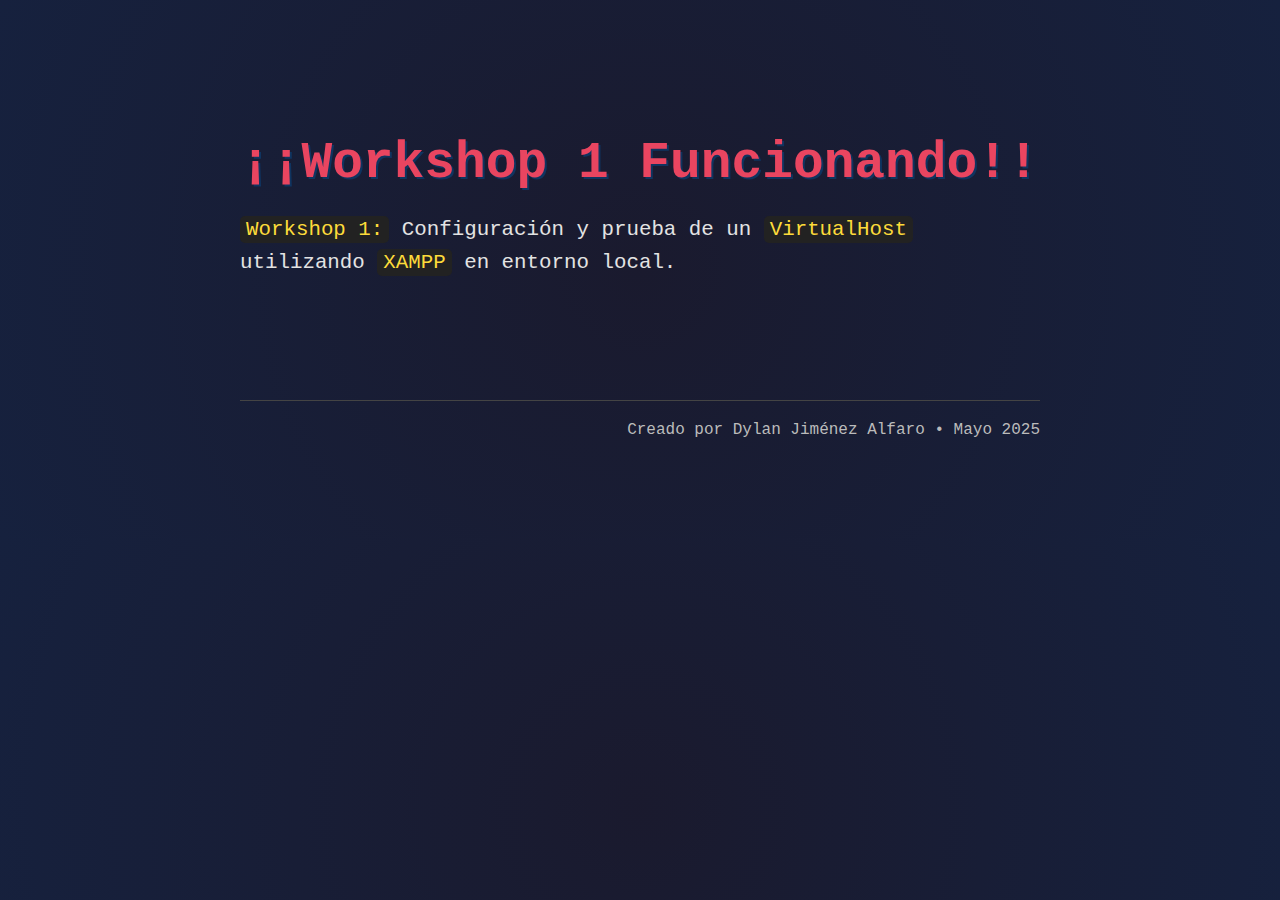
<file: Index.html>
<!DOCTYPE html>
<html lang="es">
<head>
    <meta charset="UTF-8">
    <title>Laboratorio ISW</title>
    <style>
        body {
            background: radial-gradient(circle, #1a1a2e, #16213e);
            font-family: 'Courier New', Courier, monospace;
            color: #f1f1f1;
            margin: 0;
            padding: 0;
        }

        .container {
            text-align: left;
            padding: 100px 60px;
            max-width: 800px;
            margin: auto;
        }

        h1 {
            color: #e94560;
            font-size: 3.2em;
            margin-bottom: 20px;
            text-shadow: 2px 2px #0f3460;
        }

        p {
            font-size: 1.3em;
            color: #e3e3e3;
            line-height: 1.6;
        }

        .highlight {
            color: #fddb3a;
            background-color: #222;
            padding: 2px 6px;
            border-radius: 5px;
        }

        footer {
            margin-top: 120px;
            font-size: 1em;
            text-align: right;
            color: #bbbbbb;
            border-top: 1px solid #444;
            padding-top: 20px;
        }
    </style>
</head>
<body>
    <div class="container">
        <h1>¡¡Workshop 1 Funcionando!!</h1>
        <p><span class="highlight">Workshop 1:</span> Configuración y prueba de un <span class="highlight">VirtualHost</span> utilizando <span class="highlight">XAMPP</span> en entorno local.</p>
        <footer>Creado por Dylan Jiménez Alfaro • Mayo 2025</footer>
    </div>
</body>
</html>
</file>
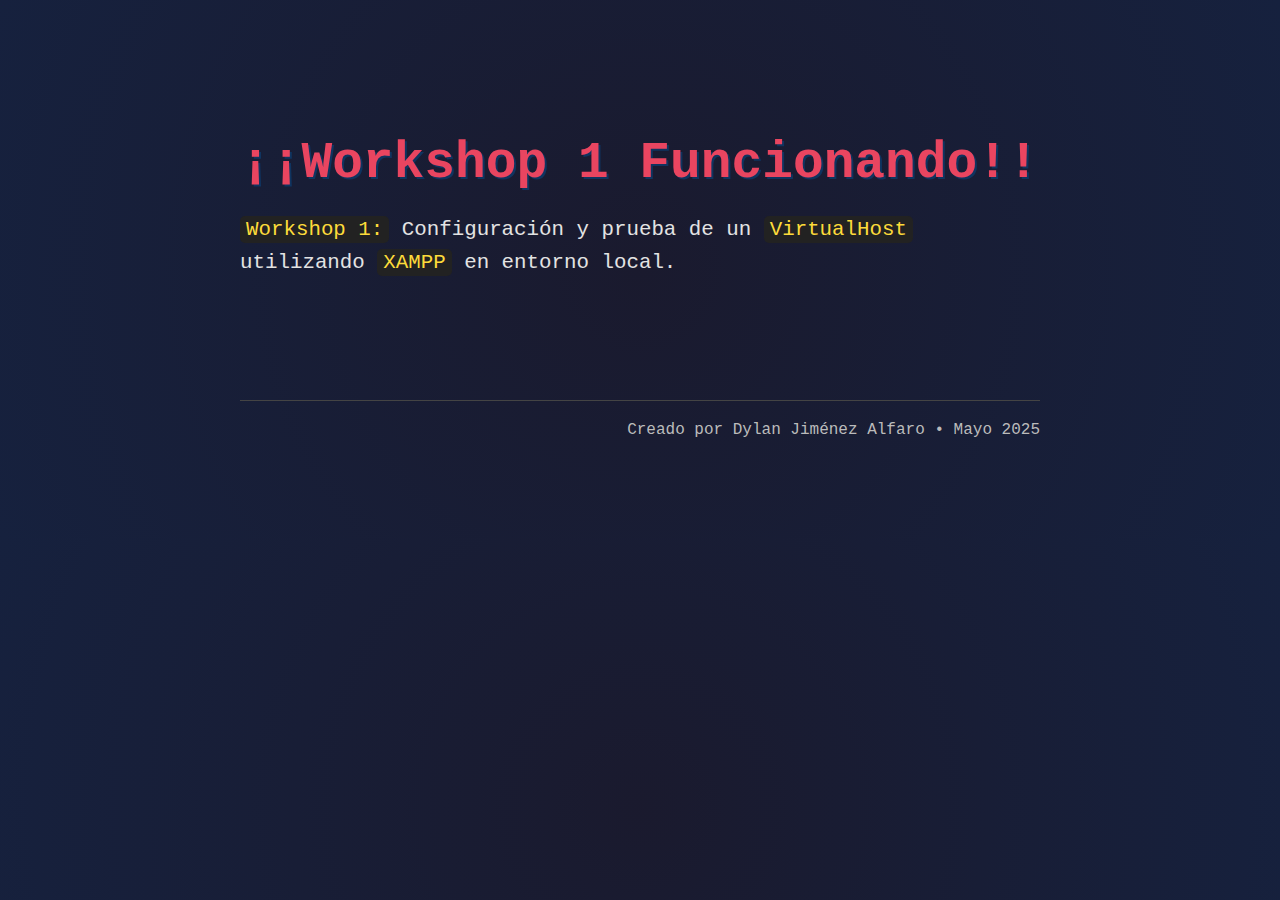
<file: Workshop1/Index.html>
<!DOCTYPE html>
<html lang="es">
<head>
    <meta charset="UTF-8">
    <title>Workshop 1 ISW</title>
    <style>
        body {
            background: radial-gradient(circle, #1a1a2e, #16213e);
            font-family: 'Courier New', Courier, monospace;
            color: #f1f1f1;
            margin: 0;
            padding: 0;
        }

        .container {
            text-align: left;
            padding: 100px 60px;
            max-width: 800px;
            margin: auto;
        }

        h1 {
            color: #e94560;
            font-size: 3.2em;
            margin-bottom: 20px;
            text-shadow: 2px 2px #0f3460;
        }

        p {
            font-size: 1.3em;
            color: #e3e3e3;
            line-height: 1.6;
        }

        .highlight {
            color: #fddb3a;
            background-color: #222;
            padding: 2px 6px;
            border-radius: 5px;
        }

        footer {
            margin-top: 120px;
            font-size: 1em;
            text-align: right;
            color: #bbbbbb;
            border-top: 1px solid #444;
            padding-top: 20px;
        }
    </style>
</head>
<body>
    <div class="container">
        <h1>¡¡Workshop 1 Funcionando!!</h1>
        <p><span class="highlight">Workshop 1:</span> Configuración y prueba de un <span class="highlight">VirtualHost</span> utilizando <span class="highlight">XAMPP</span> en entorno local.</p>
        <footer>Creado por Dylan Jiménez Alfaro • Mayo 2025</footer>
    </div>
</body>
</html>
</file>
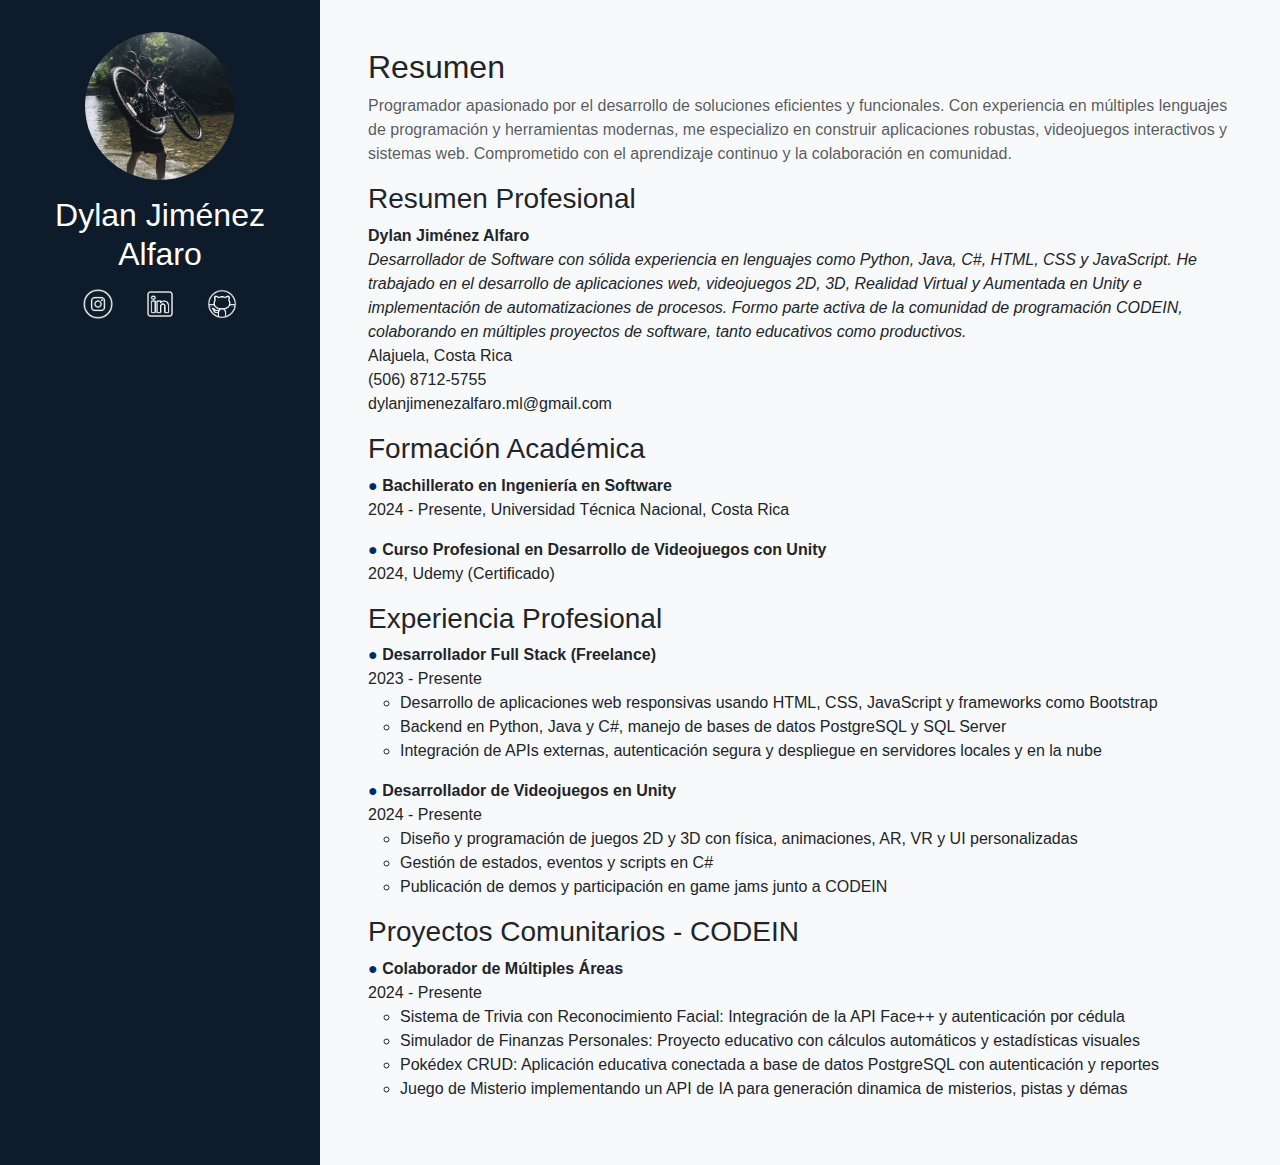
<file: Workshop2/index.html>
<!DOCTYPE html>
<html lang="es">
<head>
  <meta charset="UTF-8">
  <meta name="viewport" content="width=device-width, initial-scale=1">
  <title>CV - Dylan Jiménez Alfaro</title>

  <link href="https://cdn.jsdelivr.net/npm/bootstrap@5.3.3/dist/css/bootstrap.min.css" rel="stylesheet">

  <style>
    body {
      background-color: #f8f9fa; 
      font-family: Arial, sans-serif;
    }
    .sidebar {
      background-color: #0d1b2a;
      color: white;
      padding: 2rem;
      min-height: 100vh;
    }
    .profile-img {
      width: 150px;
      border-radius: 50%;
    }
    .social-icons a {
      color: white;
      margin: 0 0.5rem;
      text-decoration: none;
    }
    .timeline-dot {
      color: #002b6b; 
    }
  </style>
</head>
<body>
  <div class="container-fluid"> 
    <div class="row"> 

      <aside class="col-md-3 sidebar text-center">
        <img src="Foto Dylan.jpg" alt="Foto de perfil" class="profile-img mb-3">
        <h2>Dylan Jiménez Alfaro</h2>

        <div class="social-icons my-3 d-flex justify-content-center gap-3">
            <a href="https://www.instagram.com/dylan_j.a" target="_blank">
                <img src="Instagram_logo.png" alt="Instagram" width="30">
            </a>
            <a href="https://www.linkedin.com/in/dylan-jiménez-alfaro-32bbb92b2" target="_blank">
                <img src="LinkedIn_logo.png" alt="LinkedIn" width="30">
            </a>
            <a href="https://github.com/DylanJA0809" target="_blank">
                <img src="Github_logo.png" alt="GitHub" width="30">
            </a>
        </div>
      </aside>

      <main class="col-md-9 p-5">
        <section>
          <h2>Resumen</h2>
          <p class="text-muted">Programador apasionado por el desarrollo de soluciones eficientes y funcionales. 
            Con experiencia en múltiples lenguajes de programación y herramientas modernas, 
            me especializo en construir aplicaciones robustas, videojuegos interactivos y sistemas web. 
            Comprometido con el aprendizaje continuo y la colaboración en comunidad.</p> 
        </section>

        <section>
          <h3>Resumen Profesional</h3>
          <p><strong>Dylan Jiménez Alfaro</strong><br>
          <em>Desarrollador de Software con sólida experiencia en lenguajes como Python, Java, C#, HTML, CSS y JavaScript. 
            He trabajado en el desarrollo de aplicaciones web, videojuegos 2D, 3D, Realidad Virtual y Aumentada en Unity e implementación de automatizaciones de procesos. 
            Formo parte activa de la comunidad de programación CODEIN, 
            colaborando en múltiples proyectos de software, tanto educativos como productivos.</em><br>
          Alajuela, Costa Rica<br>
          (506) 8712-5755<br>
          dylanjimenezalfaro.ml@gmail.com</p>
        </section>

        <section>
          <h3>Formación Académica</h3>
          <ul class="list-unstyled">
            <li>
              <span class="timeline-dot">●</span>
              <strong>Bachillerato en Ingeniería en Software</strong><br>
              2024 - Presente, Universidad Técnica Nacional, Costa Rica
            </li>
            <li class="mt-3">
              <span class="timeline-dot">●</span>
              <strong>Curso Profesional en Desarrollo de Videojuegos con Unity</strong><br>
              2024, Udemy (Certificado)
            </li>
          </ul>
        </section>

        <section>
          <h3>Experiencia Profesional</h3>
          <ul class="list-unstyled">
            <li>
              <span class="timeline-dot">●</span>
              <strong>Desarrollador Full Stack (Freelance)</strong><br>
              2023 - Presente<br>
              <ul>
                <li>Desarrollo de aplicaciones web responsivas usando HTML, CSS, JavaScript y frameworks como Bootstrap</li>
                <li>Backend en Python, Java y C#, manejo de bases de datos PostgreSQL y SQL Server</li>
                <li>Integración de APIs externas, autenticación segura y despliegue en servidores locales y en la nube</li>
              </ul>
            </li>
            <li class="mt-3">
              <span class="timeline-dot">●</span>
              <strong>Desarrollador de Videojuegos en Unity</strong><br>
              2024 - Presente<br>
              <ul>
                <li>Diseño y programación de juegos 2D y 3D con física, animaciones, AR, VR y UI personalizadas</li>
                <li>Gestión de estados, eventos y scripts en C#</li>
                <li>Publicación de demos y participación en game jams junto a CODEIN</li>
            </li>
          </ul>
        </section>

        <section>
          <h3>Proyectos Comunitarios - CODEIN</h3>
          <ul class="list-unstyled">
            <li>
              <span class="timeline-dot">●</span>
              <strong>Colaborador de Múltiples Áreas</strong><br>
              2024 - Presente<br>
              <ul>
                <li>Sistema de Trivia con Reconocimiento Facial: Integración de la API Face++ y autenticación por cédula</li>
                <li>Simulador de Finanzas Personales: Proyecto educativo con cálculos automáticos y estadísticas visuales</li>
                <li>Pokédex CRUD: Aplicación educativa conectada a base de datos PostgreSQL con autenticación y reportes</li>
                <li>Juego de Misterio implementando un API de IA para generación dinamica de misterios, pistas y démas</li>
            </li>
          </ul>
        </section>

      </main>
    </div>
  </div>
</body>
</html>
</file>
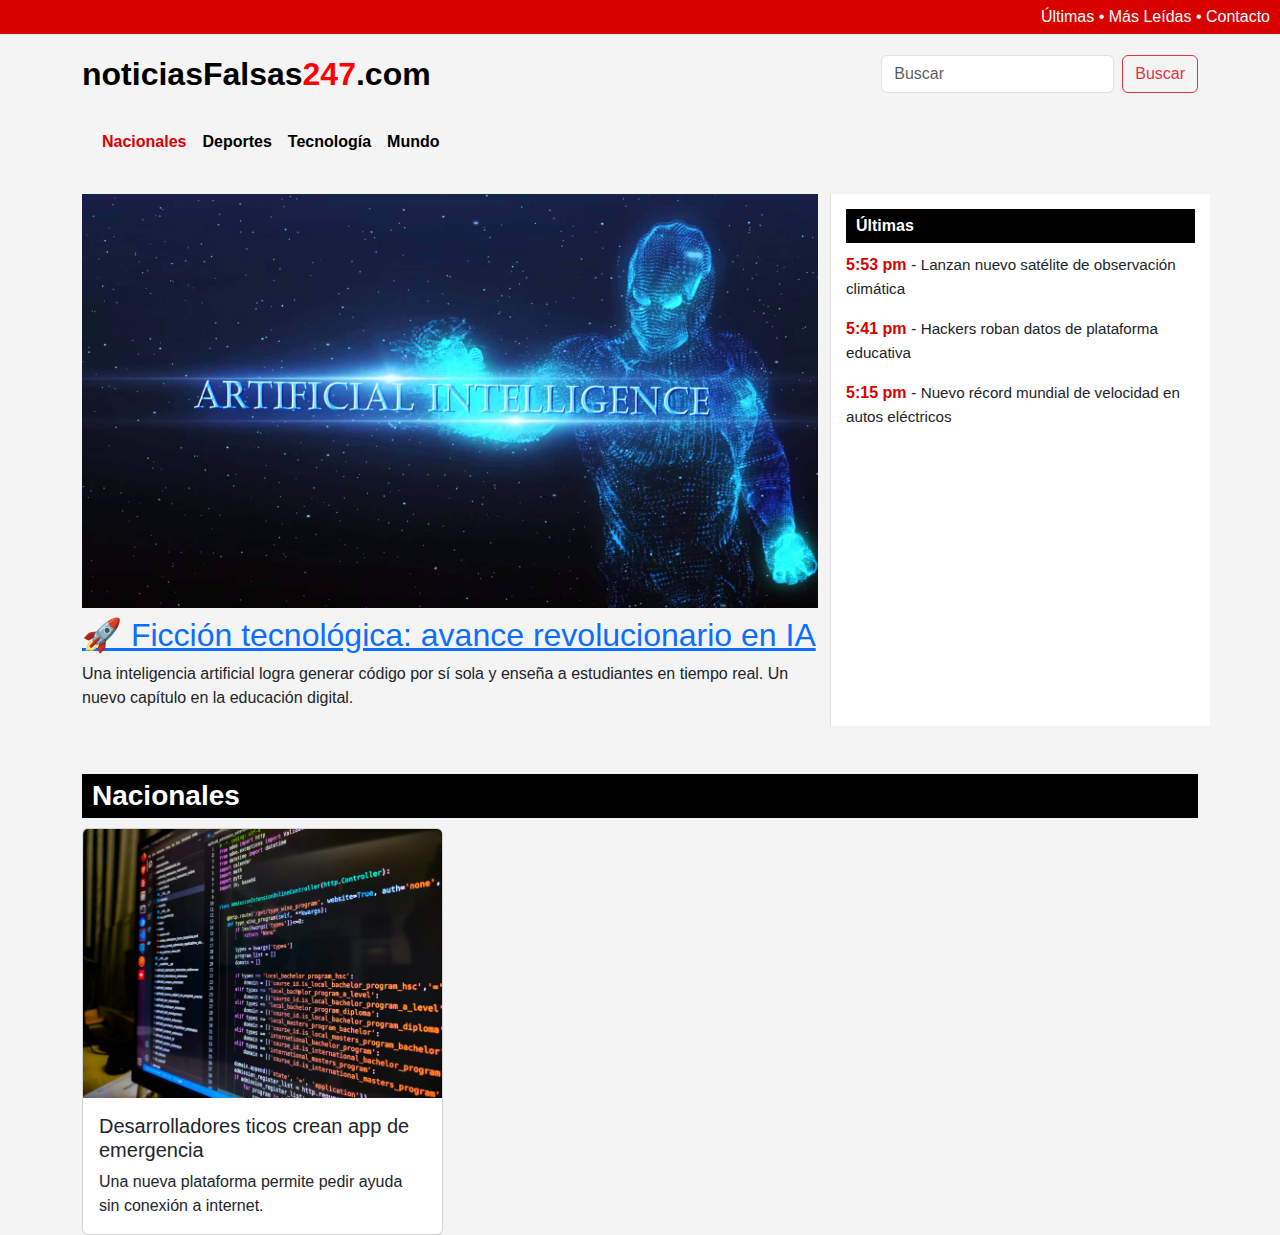
<file: Workshop3/index.html>
<!DOCTYPE html>
<html lang="es">
<head>
  <meta charset="UTF-8">
  <title>Noticias Falsas 24/7</title>
  <meta name="viewport" content="width=device-width, initial-scale=1">
  <link href="https://cdn.jsdelivr.net/npm/bootstrap@5.3.3/dist/css/bootstrap.min.css" rel="stylesheet">
  <style>
    body {
      font-family: Arial, sans-serif;
      background-color: #f4f4f4;
    }
    .top-bar {
      background: #d90000;
      color: white;
      padding: 5px 10px;
    }
    .logo {
      font-size: 2rem;
      font-weight: bold;
      color: #000;
    }
    .navbar-nav .nav-link {
      color: #000;
      font-weight: bold;
    }
    .navbar-nav .nav-link.active {
      color: #d90000;
    }
    .sidebar {
      background: #ffffff;
      padding: 15px;
      border-left: 1px solid #ddd;
    }
    .news-time {
      color: #d90000;
      font-weight: bold;
    }
    .news-title {
      font-size: 0.95rem;
    }
    .section-title {
      background: black;
      color: white;
      padding: 5px 10px;
      font-weight: bold;
      margin-bottom: 10px;
    }
  </style>
</head>
<body>

  <!-- Barra superior -->
  <div class="top-bar text-end">
    Últimas • Más Leídas • Contacto
  </div>

  <!-- Encabezado principal -->
  <header class="container mt-3">
    <div class="d-flex justify-content-between align-items-center">
      <div class="logo">noticiasFalsas<span style="color: red;">247</span>.com</div>
      <form class="d-flex" role="search" aria-label="Buscar">
        <input class="form-control me-2" type="search" placeholder="Buscar" aria-label="Buscar">
        <button class="btn btn-outline-danger" type="submit">Buscar</button>
      </form>
    </div>

    <!-- Menú de navegación -->
    <nav class="navbar navbar-expand-lg navbar-light mt-3" aria-label="Menú principal">
      <div class="container-fluid">
        <ul class="navbar-nav me-auto mb-2 mb-lg-0">
          <li class="nav-item"><a class="nav-link active" href="#">Nacionales</a></li>
          <li class="nav-item"><a class="nav-link" href="#">Deportes</a></li>
          <li class="nav-item"><a class="nav-link" href="#">Tecnología</a></li>
          <li class="nav-item"><a class="nav-link" href="#">Mundo</a></li>
        </ul>
      </div>
    </nav>
  </header>

  <!-- Contenido principal -->
  <main class="container mt-4">
    <div class="row">
      <!-- Noticia destacada -->
      <article class="col-md-8">
        <a href="noticia.html">
          <img src="imagenIA.jpg" alt="Noticia sobre IA" class="img-fluid">
          <h2 class="mt-2">🚀 Ficción tecnológica: avance revolucionario en IA</h2>
        </a>
        <p>Una inteligencia artificial logra generar código por sí sola y enseña a estudiantes en tiempo real. Un nuevo capítulo en la educación digital.</p>
      </article>

      <!-- Barra lateral -->
      <aside class="col-md-4 sidebar" aria-label="Últimas noticias">
        <div class="section-title">Últimas</div>
        <div>
          <p><span class="news-time">5:53 pm</span> - <span class="news-title">Lanzan nuevo satélite de observación climática</span></p>
          <p><span class="news-time">5:41 pm</span> - <span class="news-title">Hackers roban datos de plataforma educativa</span></p>
          <p><span class="news-time">5:15 pm</span> - <span class="news-title">Nuevo récord mundial de velocidad en autos eléctricos</span></p>
        </div>
      </aside>
    </div>

    <!-- Sección de noticias nacionales -->
    <section class="mt-5" aria-labelledby="tit-nacionales">
      <h3 id="tit-nacionales" class="section-title">Nacionales</h3>
      <div class="row g-3">
        <article class="col-md-4">
          <div class="card">
            <img src="imagenDesarrollo.jpg" class="card-img-top" alt="App de emergencia">
            <div class="card-body">
              <h5 class="card-title">Desarrolladores ticos crean app de emergencia</h5>
              <p class="card-text">Una nueva plataforma permite pedir ayuda sin conexión a internet.</p>
            </div>
          </div>
        </article>
      </div>
    </section>
  </main>

</body>
</html>
</file>
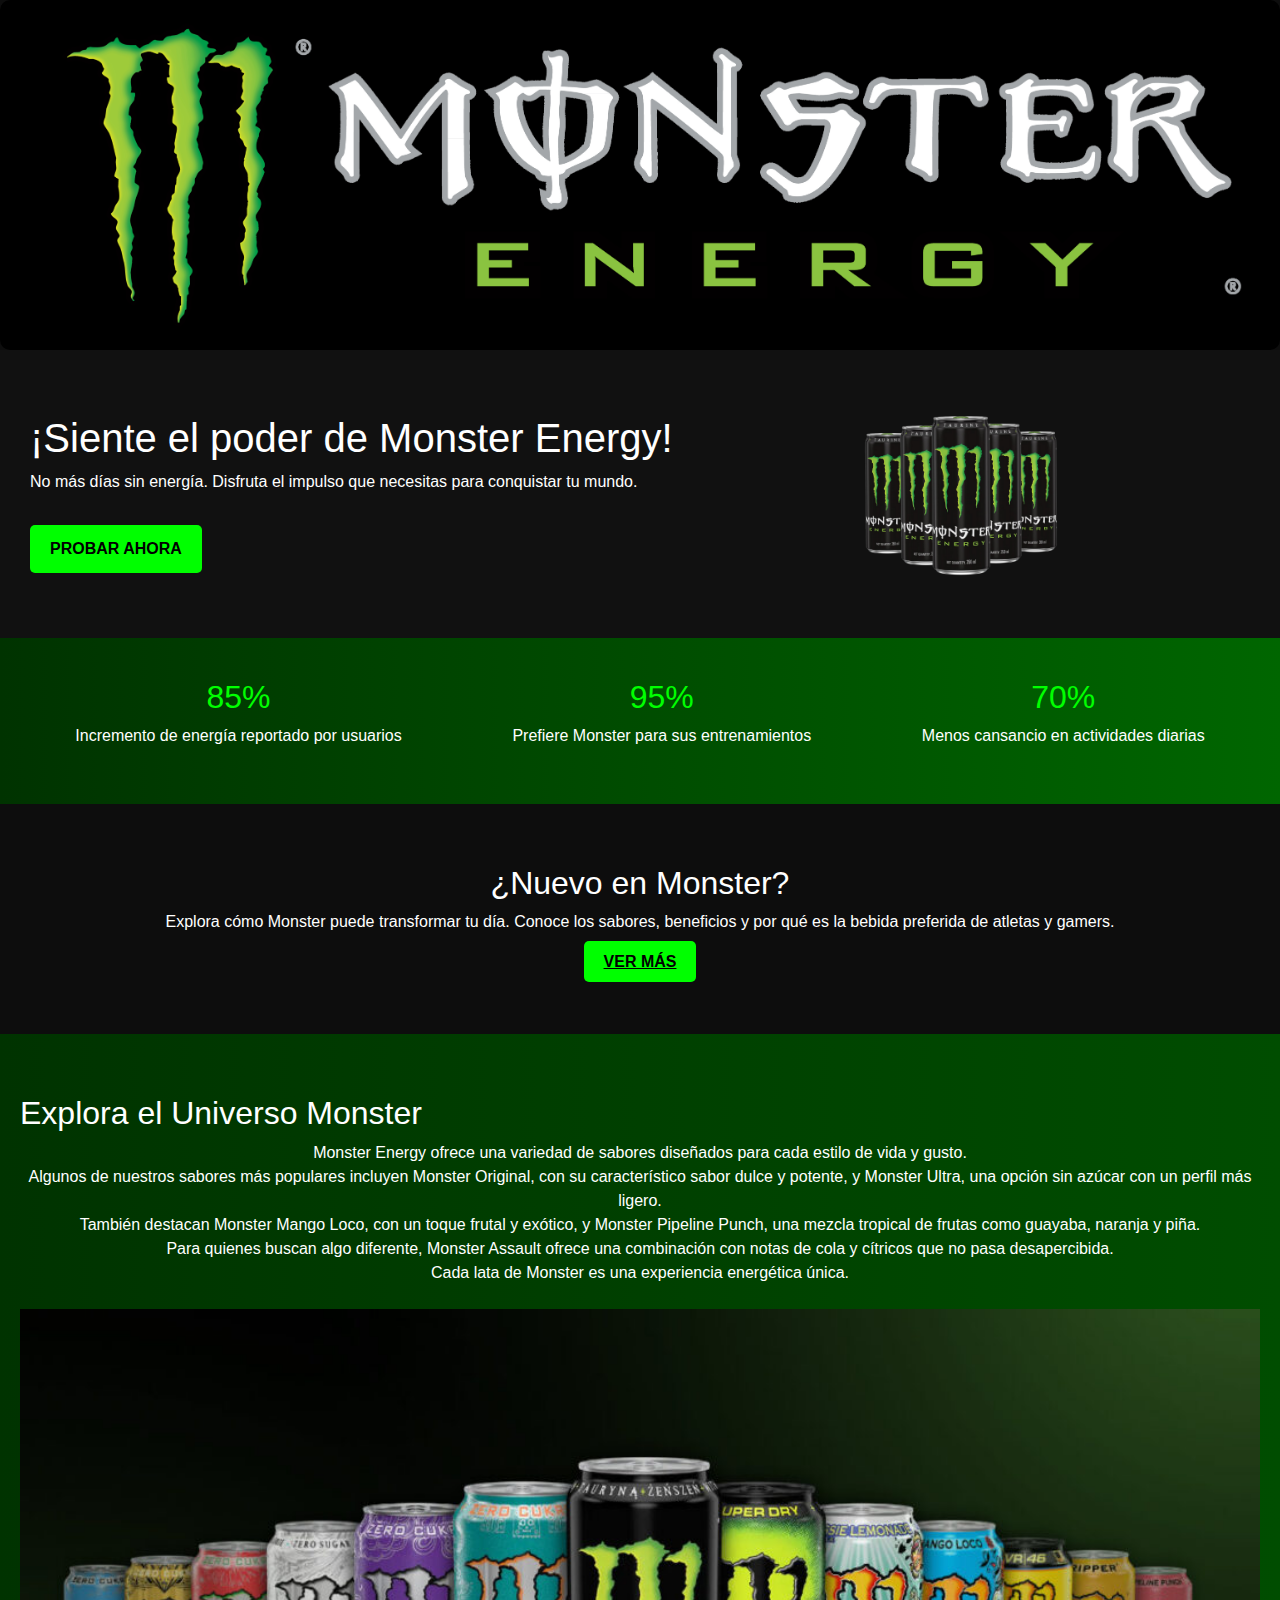
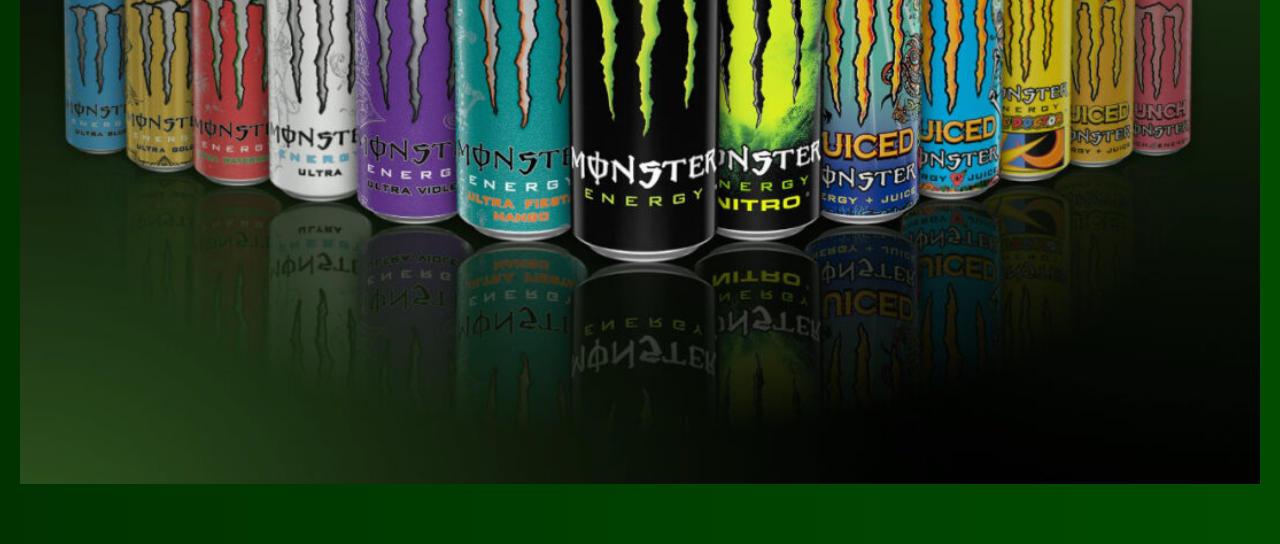
<file: Workshop4/index.html>
<!DOCTYPE html>
<html lang="es">
<head>
  <meta charset="UTF-8">
  <title>Monster Energy - Vive la Energía</title>
  <meta name="viewport" content="width=device-width, initial-scale=1">
  <link href="https://cdn.jsdelivr.net/npm/bootstrap@5.3.3/dist/css/bootstrap.min.css" rel="stylesheet">
  <link rel="stylesheet" href="style.css">
</head>
<body>

  <header class="banner">
    <img src="Monster_Energy_logo_black.jpg" alt="Banner Monster Energy">
  </header>

  <section class="hero">
    <div>
      <h1>¡Siente el poder de Monster Energy!</h1>
      <p>No más días sin energía. Disfruta el impulso que necesitas para conquistar tu mundo.</p>
      <button class="btn-monster">Probar Ahora</button>
    </div>
    <img src="Monster-Energy-Drink-24-16oz.png" alt="Latas Monster Energy">
  </section>

  <section class="stats">
    <div>
      <h3>85%</h3>
      <p>Incremento de energía reportado por usuarios</p>
    </div>
    <div>
      <h3>95%</h3>
      <p>Prefiere Monster para sus entrenamientos</p>
    </div>
    <div>
      <h3>70%</h3>
      <p>Menos cansancio en actividades diarias</p>
    </div>
  </section>

  <section class="section">
    <h2>¿Nuevo en Monster?</h2>
    <p>Explora cómo Monster puede transformar tu día. Conoce los sabores, beneficios y por qué es la bebida preferida de atletas y gamers.</p>
    <a href="https://www.monsterenergy.com/es-es/energy-drinks/" target="_blank" class="btn-monster">Ver Más</a>
  </section>

  <section class="images-section">
    <h2>Explora el Universo Monster</h2>
    <p class="text-center">
      Monster Energy ofrece una variedad de sabores diseñados para cada estilo de vida y gusto. <br>
      Algunos de nuestros sabores más populares incluyen Monster Original, con su característico sabor dulce y potente, 
      y Monster Ultra, una opción sin azúcar con un perfil más ligero. <br>
      También destacan Monster Mango Loco, con un toque frutal y exótico, y Monster Pipeline Punch, una mezcla tropical de frutas como guayaba, naranja y piña. <br>
      Para quienes buscan algo diferente, Monster Assault ofrece una combinación con notas de cola y cítricos que no pasa desapercibida. <br>
      Cada lata de Monster es una experiencia energética única.
    </p>
    <div class="row mt-4">
      <img id="muchasLatas" src="MuchasLatas.jpg" alt="Imagen Múltiples Latas Monster Energy">
    </div>
  </section>

</body>
</html>
</file>
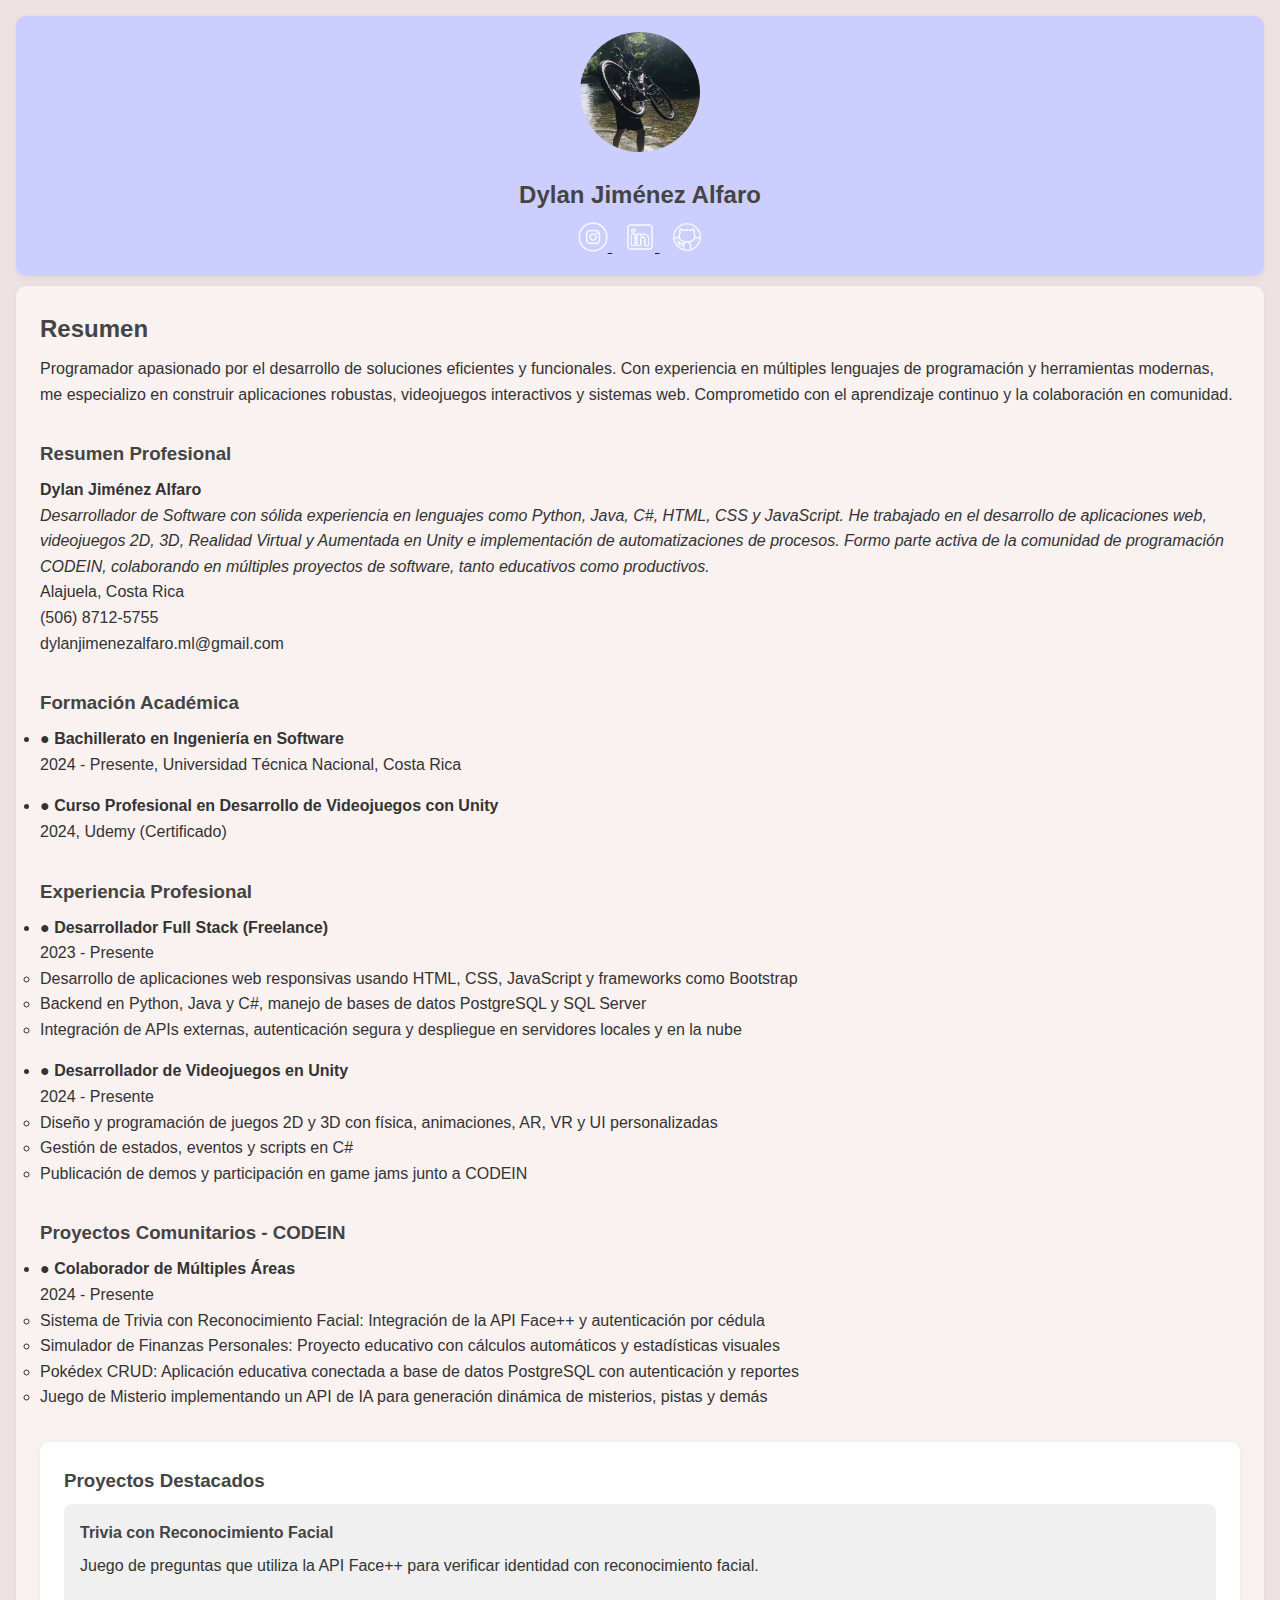
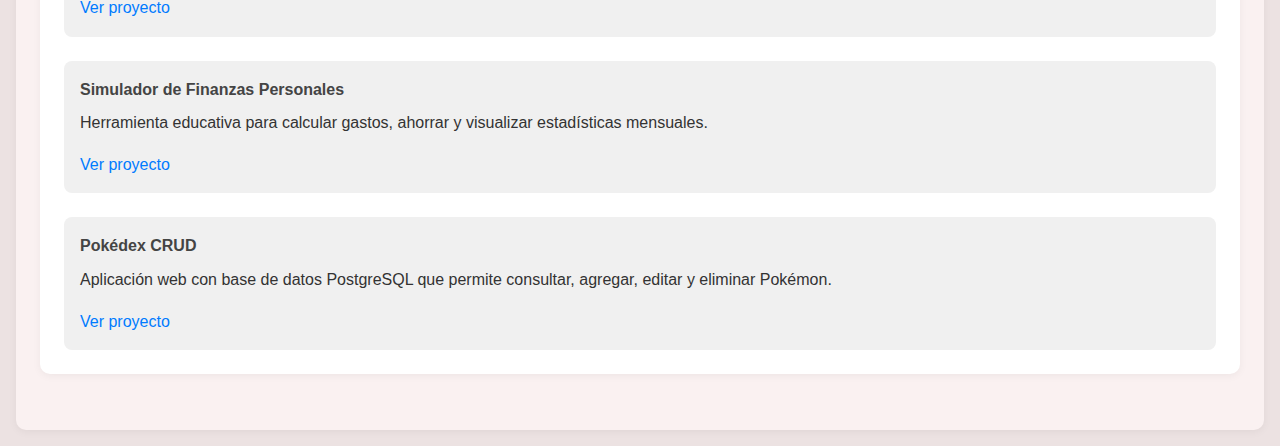
<file: Workshop6/index.html>
<!DOCTYPE html>
<html lang="es">
<head>
    <meta charset="UTF-8">
    <meta name="viewport" content="width=device-width, initial-scale=1">
    <title>Mi Portafolio</title>
    <link rel="stylesheet" href="styles.css">
</head>
<body>
    <div class="container-fluid"> 
        <div class="row"> 

            <aside class="sidebar text-center">
                <img src="Foto Dylan.jpg" alt="Foto de perfil" class="profile-img mb-3">
                <h2>Dylan Jiménez Alfaro</h2>

                <div class="social-icons my-3">
                    <a href="https://www.instagram.com/dylan_j.a" target="_blank">
                        <img src="Instagram_logo.png" alt="Instagram" width="30">
                    </a>
                    <a href="https://www.linkedin.com/in/dylan-jiménez-alfaro-32bbb92b2" target="_blank">
                        <img src="LinkedIn_logo.png" alt="LinkedIn" width="30">
                    </a>
                    <a href="https://github.com/DylanJA0809" target="_blank">
                        <img src="Github_logo.png" alt="GitHub" width="30">
                    </a>
                </div>
            </aside>

            <main class="main-content">
                <section>
                    <h2>Resumen</h2>
                    <p class="text-muted">Programador apasionado por el desarrollo de soluciones eficientes y funcionales. 
                        Con experiencia en múltiples lenguajes de programación y herramientas modernas, 
                        me especializo en construir aplicaciones robustas, videojuegos interactivos y sistemas web. 
                        Comprometido con el aprendizaje continuo y la colaboración en comunidad.</p> 
                </section>

                <section>
                    <h3>Resumen Profesional</h3>
                    <p><strong>Dylan Jiménez Alfaro</strong><br>
                    <em>Desarrollador de Software con sólida experiencia en lenguajes como Python, Java, C#, HTML, CSS y JavaScript. 
                        He trabajado en el desarrollo de aplicaciones web, videojuegos 2D, 3D, Realidad Virtual y Aumentada en Unity e implementación de automatizaciones de procesos. 
                        Formo parte activa de la comunidad de programación CODEIN, 
                        colaborando en múltiples proyectos de software, tanto educativos como productivos.</em><br>
                    Alajuela, Costa Rica<br>
                    (506) 8712-5755<br>
                    dylanjimenezalfaro.ml@gmail.com</p>
                </section>

                <section>
                    <h3>Formación Académica</h3>
                    <ul class="list-unstyled">
                        <li>
                            <span class="timeline-dot">●</span>
                            <strong>Bachillerato en Ingeniería en Software</strong><br>
                            2024 - Presente, Universidad Técnica Nacional, Costa Rica
                        </li>
                        <li style="margin-top: 1rem;">
                            <span class="timeline-dot">●</span>
                            <strong>Curso Profesional en Desarrollo de Videojuegos con Unity</strong><br>
                            2024, Udemy (Certificado)
                        </li>
                    </ul>
                </section>

                <section>
                    <h3>Experiencia Profesional</h3>
                    <ul class="list-unstyled">
                        <li>
                            <span class="timeline-dot">●</span>
                            <strong>Desarrollador Full Stack (Freelance)</strong><br>
                            2023 - Presente<br>
                            <ul>
                                <li>Desarrollo de aplicaciones web responsivas usando HTML, CSS, JavaScript y frameworks como Bootstrap</li>
                                <li>Backend en Python, Java y C#, manejo de bases de datos PostgreSQL y SQL Server</li>
                                <li>Integración de APIs externas, autenticación segura y despliegue en servidores locales y en la nube</li>
                            </ul>
                        </li>
                        <li style="margin-top: 1rem;">
                            <span class="timeline-dot">●</span>
                            <strong>Desarrollador de Videojuegos en Unity</strong><br>
                            2024 - Presente<br>
                            <ul>
                                <li>Diseño y programación de juegos 2D y 3D con física, animaciones, AR, VR y UI personalizadas</li>
                                <li>Gestión de estados, eventos y scripts en C#</li>
                                <li>Publicación de demos y participación en game jams junto a CODEIN</li>
                            </ul>
                        </li>
                    </ul>
                </section>

                <section>
                    <h3>Proyectos Comunitarios - CODEIN</h3>
                    <ul class="list-unstyled">
                        <li>
                            <span class="timeline-dot">●</span>
                            <strong>Colaborador de Múltiples Áreas</strong><br>
                            2024 - Presente<br>
                            <ul>
                                <li>Sistema de Trivia con Reconocimiento Facial: Integración de la API Face++ y autenticación por cédula</li>
                                <li>Simulador de Finanzas Personales: Proyecto educativo con cálculos automáticos y estadísticas visuales</li>
                                <li>Pokédex CRUD: Aplicación educativa conectada a base de datos PostgreSQL con autenticación y reportes</li>
                                <li>Juego de Misterio implementando un API de IA para generación dinámica de misterios, pistas y demás</li>
                            </ul>
                        </li>
                    </ul>
                </section>

                <section id="proyectos">
                    <h3>Proyectos Destacados</h3>
                    <div class="proyectos-grid">

                        <div class="proyecto">
                            <h4>Trivia con Reconocimiento Facial</h4>
                            <p>Juego de preguntas que utiliza la API Face++ para verificar identidad con reconocimiento facial.</p>
                            <a href="#">Ver proyecto</a>
                        </div>

                        <div class="proyecto">
                            <h4>Simulador de Finanzas Personales</h4>
                            <p>Herramienta educativa para calcular gastos, ahorrar y visualizar estadísticas mensuales.</p>
                            <a href="#">Ver proyecto</a>
                        </div>

                        <div class="proyecto">
                            <h4>Pokédex CRUD</h4>
                            <p>Aplicación web con base de datos PostgreSQL que permite consultar, agregar, editar y eliminar Pokémon.</p>
                            <a href="#">Ver proyecto</a>
                        </div>

                    </div>
                </section>

            </main>
        </div>
    </div>
</body>
</html>
</file>
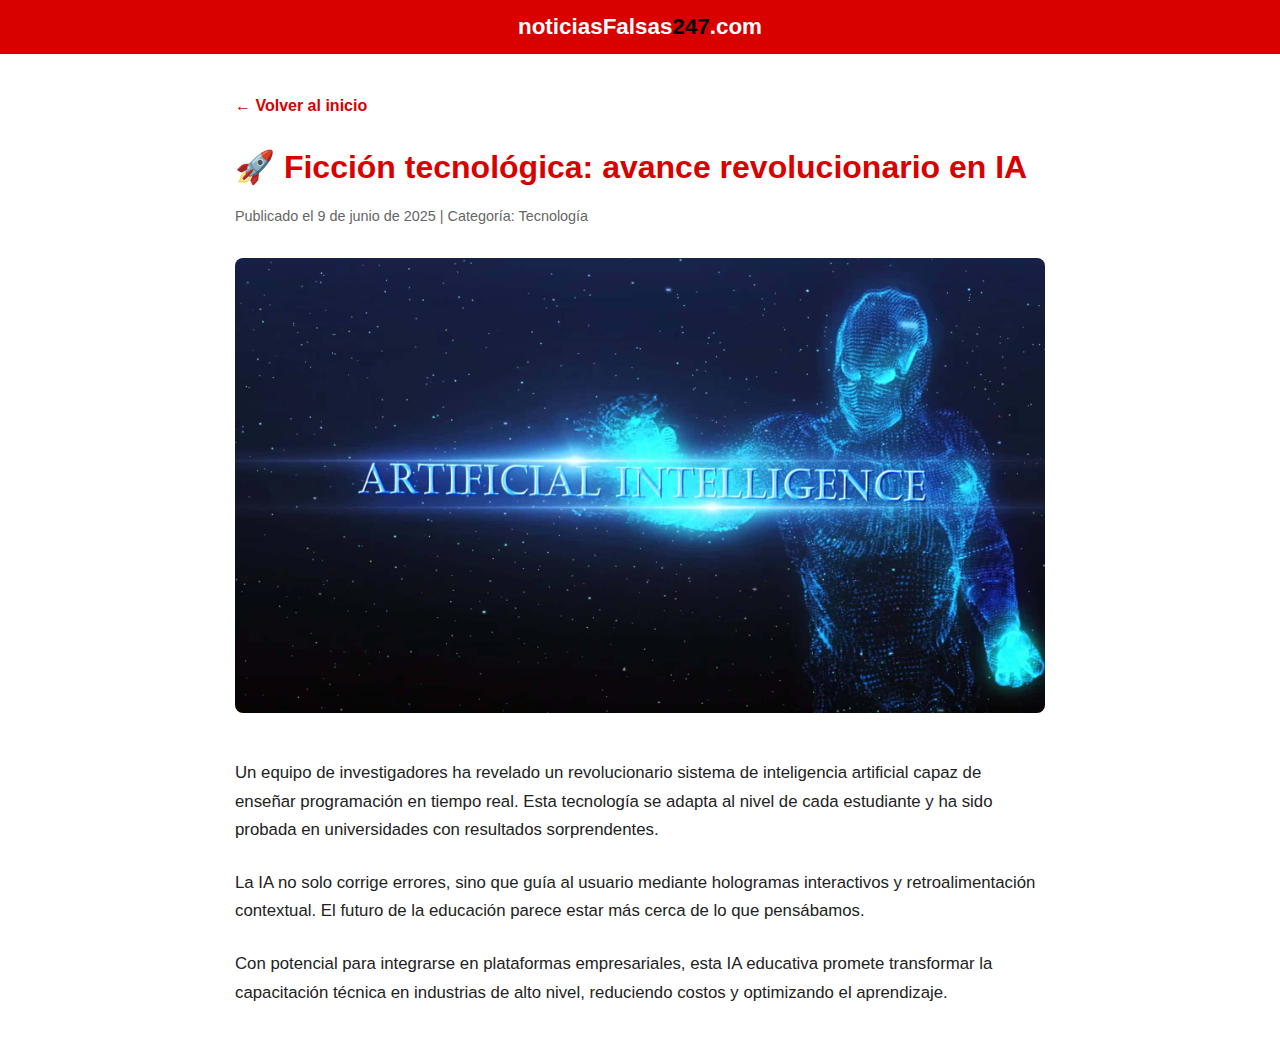
<file: Workshop3/noticia.html>
<!DOCTYPE html>
<html lang="es">
<head>
  <meta charset="UTF-8">
  <title>Noticia Falsa - IA Revolucionaria</title>
  <meta name="viewport" content="width=device-width, initial-scale=1">
  <link href="https://cdn.jsdelivr.net/npm/bootstrap@5.3.3/dist/css/bootstrap.min.css" rel="stylesheet">
  <style>
    body {
      background-color: #ffffff;
      font-family: Arial, sans-serif;
      color: #222;
    }

    header {
      background-color: #d90000;
      color: white;
      padding: 10px 0;
      text-align: center;
      font-weight: bold;
      font-size: 1.4rem;
    }

    .container {
      max-width: 850px;
      margin: 40px auto;
      padding: 0 20px;
    }

    h1 {
      font-size: 2rem;
      font-weight: bold;
      margin-bottom: 20px;
      color: #d90000;
    }

    .meta {
      font-size: 0.9rem;
      color: #666;
      margin-bottom: 30px;
    }

    img.cover {
      width: 100%;
      border-radius: 8px;
      margin-bottom: 30px;
    }

    p {
      line-height: 1.7;
      font-size: 1.05rem;
      margin-bottom: 1.5rem;
    }

    .btn-back {
      display: inline-block;
      margin-bottom: 30px;
      color: #d90000;
      font-weight: bold;
      text-decoration: none;
    }

    .btn-back:hover {
      text-decoration: underline;
    }
  </style>
</head>
<body>

  <!-- Encabezado principal -->
  <header>
    noticiasFalsas<span style="color: black;">247</span>.com
  </header>

  <!-- Contenido principal -->
  <main class="container">
    <nav aria-label="Navegación secundaria">
      <a href="index.html" class="btn-back">← Volver al inicio</a>
    </nav>

    <article>
      <h1>🚀 Ficción tecnológica: avance revolucionario en IA</h1>

      <div class="meta">Publicado el 9 de junio de 2025 | Categoría: Tecnología</div>

      <figure>
        <img src="imagenIA.jpg" alt="Imagen de inteligencia artificial" class="cover">
      </figure>

      <p>Un equipo de investigadores ha revelado un revolucionario sistema de inteligencia artificial capaz de enseñar programación en tiempo real. Esta tecnología se adapta al nivel de cada estudiante y ha sido probada en universidades con resultados sorprendentes.</p>

      <p>La IA no solo corrige errores, sino que guía al usuario mediante hologramas interactivos y retroalimentación contextual. El futuro de la educación parece estar más cerca de lo que pensábamos.</p>

      <p>Con potencial para integrarse en plataformas empresariales, esta IA educativa promete transformar la capacitación técnica en industrias de alto nivel, reduciendo costos y optimizando el aprendizaje.</p>
    </article>
  </main>

</body>
</html>
</file>
<file: Workshop4/style.css>
body {
  font-family: 'Segoe UI', sans-serif;
  margin: 0;
  background-color: #0d0d0d;
  color: white;
}

.banner img {
  width: 100%;
  height: auto;
  display: block;
  max-height: 350px; 
  object-fit: contain;
  background-color: black;
}

.hero {
  display: flex;
  align-items: center;
  justify-content: space-around;
  padding: 60px 30px;
  background-color: #111;
}

.hero img {
  max-width: 200px;
}

.btn-monster {
  background-color: #00ff00;
  color: black;
  border: none;
  padding: 12px 20px;
  font-weight: bold;
  text-transform: uppercase;
  border-radius: 5px;
  margin-top: 15px;
}

.stats {
  display: flex;
  justify-content: space-around;
  background: linear-gradient(90deg, #003300, #006600);
  padding: 40px 20px;
  text-align: center;
}

.stats h3 {
  font-size: 2em;
  color: #00ff00;
}

.section {
  padding: 60px 30px;
  text-align: center;
  background-color: #0d0d0d;
}

.section-light {
  background-color: #1a1a1a;
}

.images-section {
  background: linear-gradient(90deg, #003300, #004d00);
  padding: 60px 20px;
}

img {
  border-radius: 10px;
  display: block;
  margin: 0 auto;
  max-width: 100%;
  height: auto;
}
</file>
<file: Workshop6/styles.css>
/* ======== Reset Básico y Fuente General ======== */
* {
    box-sizing: border-box;
    margin: 0;
    padding: 0;
}

body {
    font-family: 'Segoe UI', Tahoma, Geneva, Verdana, sans-serif;
    background-color: #ece2e2;
    color: #333;
    line-height: 1.6;
    padding: 1rem;
}

/* ======== Layout Principal en Flexbox ======== */
.container-fluid {
    display: flex;
    flex-direction: row;
    gap: 2rem;
}

/* ======== Columnas ======== */
.sidebar {
    flex: 1;
    background-color: #ccceff;
    border-radius: 10px;
    padding: 1rem;
    box-shadow: 0 2px 8px rgba(0,0,0,0.05);
    text-align: center;
    margin-bottom: 10px;
}

.main-content {
    flex: 2;
    background-color: #faf1f1;
    border-radius: 10px;
    padding: 1.5rem;
    box-shadow: 0 2px 8px rgba(0,0,0,0.05);
}

#proyectos {
    flex: 1.5;
    background-color: #fff;
    border-radius: 10px;
    padding: 1.5rem;
    box-shadow: 0 2px 8px rgba(0,0,0,0.05);
}

/* ======== Imagen de perfil ======== */
.profile-img {
    width: 120px;
    height: 120px;
    border-radius: 50%;
    object-fit: cover;
    margin-bottom: 1rem;
}

/* ======== Redes sociales ======== */
.social-icons a {
    margin: 0 0.4rem;
}

/* ======== Secciones internas ======== */
section {
    margin-bottom: 2rem;
}

h2, h3, h4 {
    color: #444;
    margin-bottom: 0.5rem;
}

p {
    margin-bottom: 1rem;
}

/* ======== Proyectos Grid ======== */
.proyectos-grid {
    display: grid;
    gap: 1.5rem;
}

.proyecto {
    background-color: #f0f0f0;
    padding: 1rem;
    border-radius: 8px;
}

.proyecto h4 {
    margin-bottom: 0.5rem;
}

.proyecto a {
    text-decoration: none;
    color: #007bff;
}

.proyecto a:hover {
    text-decoration: underline;
}

/* ======== Media Queries ======== */

/* Teléfonos */
@media (max-width: 599px) {
    .container-fluid {
        flex-direction: column;
    }

    .sidebar,
    .main-content,
    #proyectos {
        width: 100%;
    }

    .proyectos-grid {
        grid-template-columns: 1fr;
    }

    body {
        font-size: 14px;
        padding: 0.5rem;
    }
}

/* Tabletas */
@media (min-width: 600px) and (max-width: 1024px) {
    .container-fluid {
        flex-direction: row;
        flex-wrap: wrap;
    }

    .sidebar {
        flex: 1 1 100%;
        order: 1;
    }

    .main-content {
        flex: 1 1 50%;
        order: 2;
    }

    #proyectos {
        flex: 1 1 50%;
        order: 3;
    }

    .proyectos-grid {
        grid-template-columns: 1fr 1fr;
    }
}

/* Escritorios grandes */
@media (min-width: 1025px) {
    .proyectos-grid {
        grid-template-columns: 1fr;
    }
}
</file>
